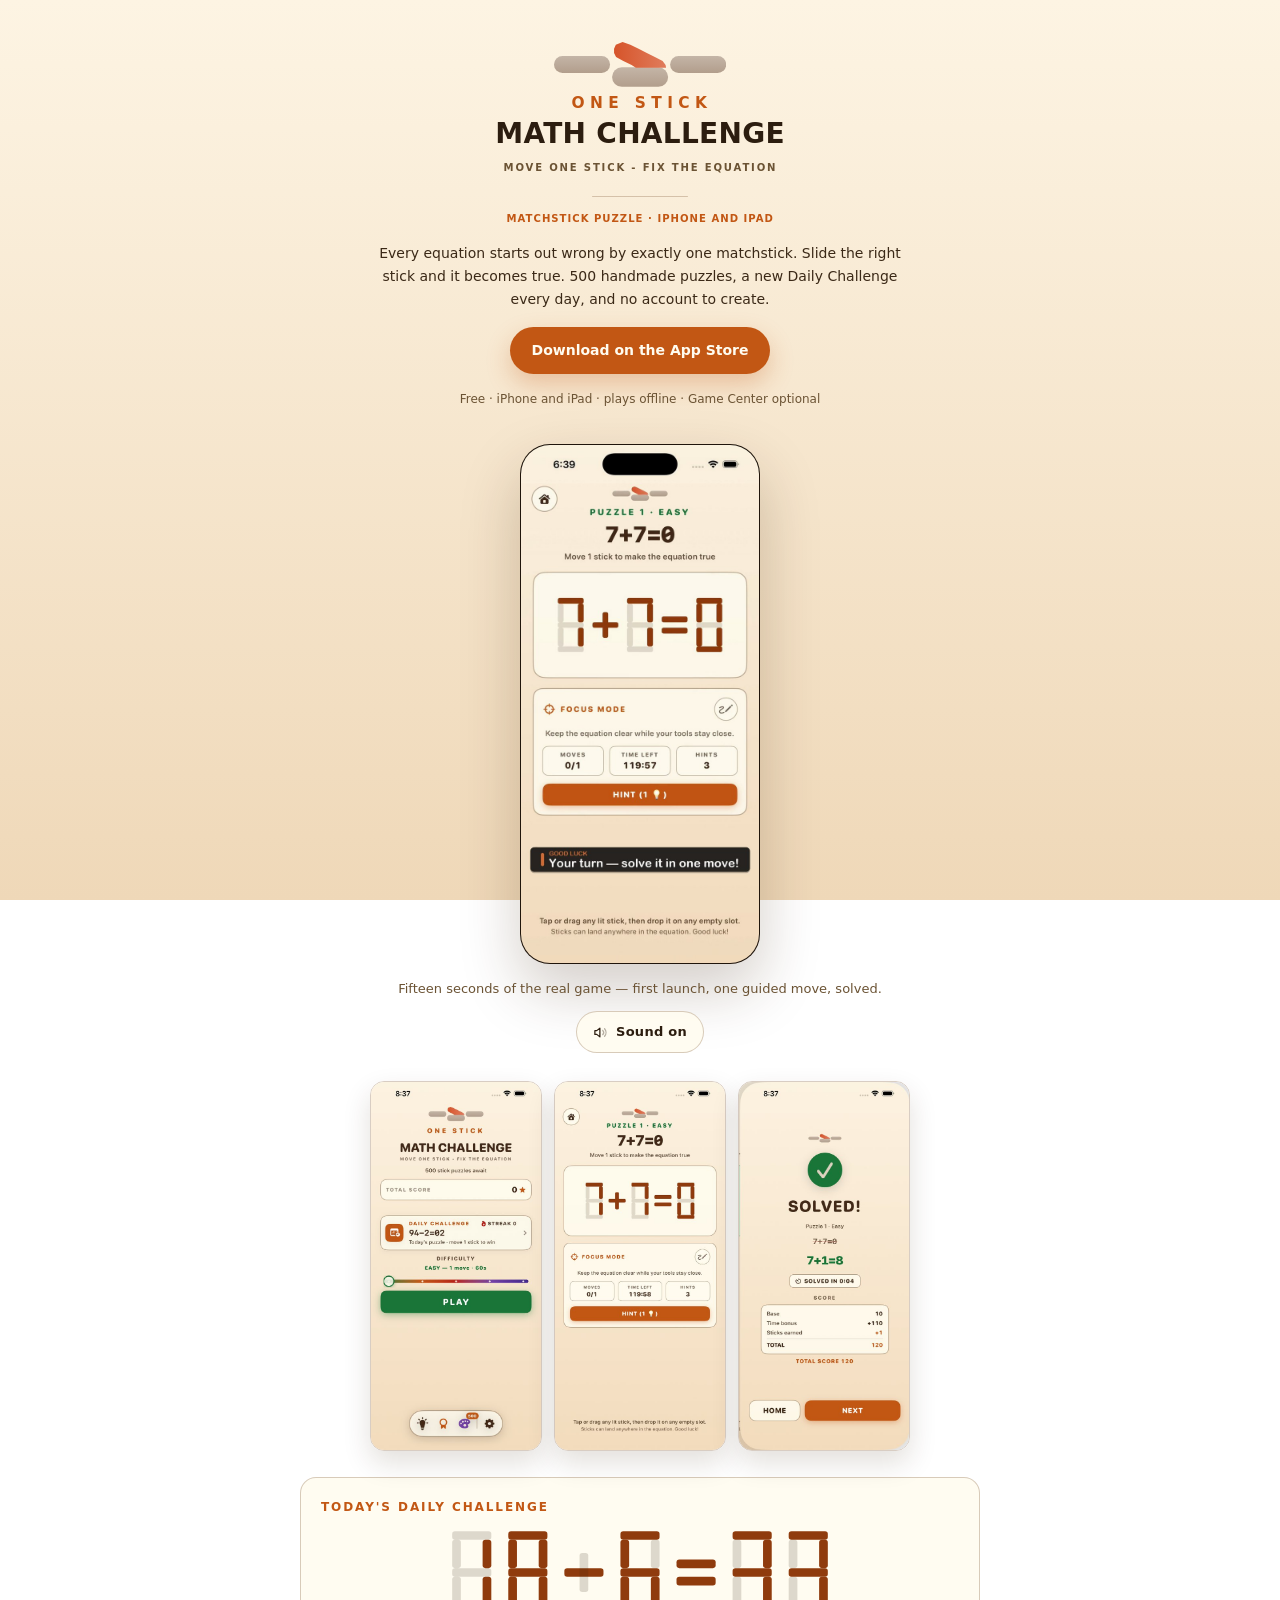
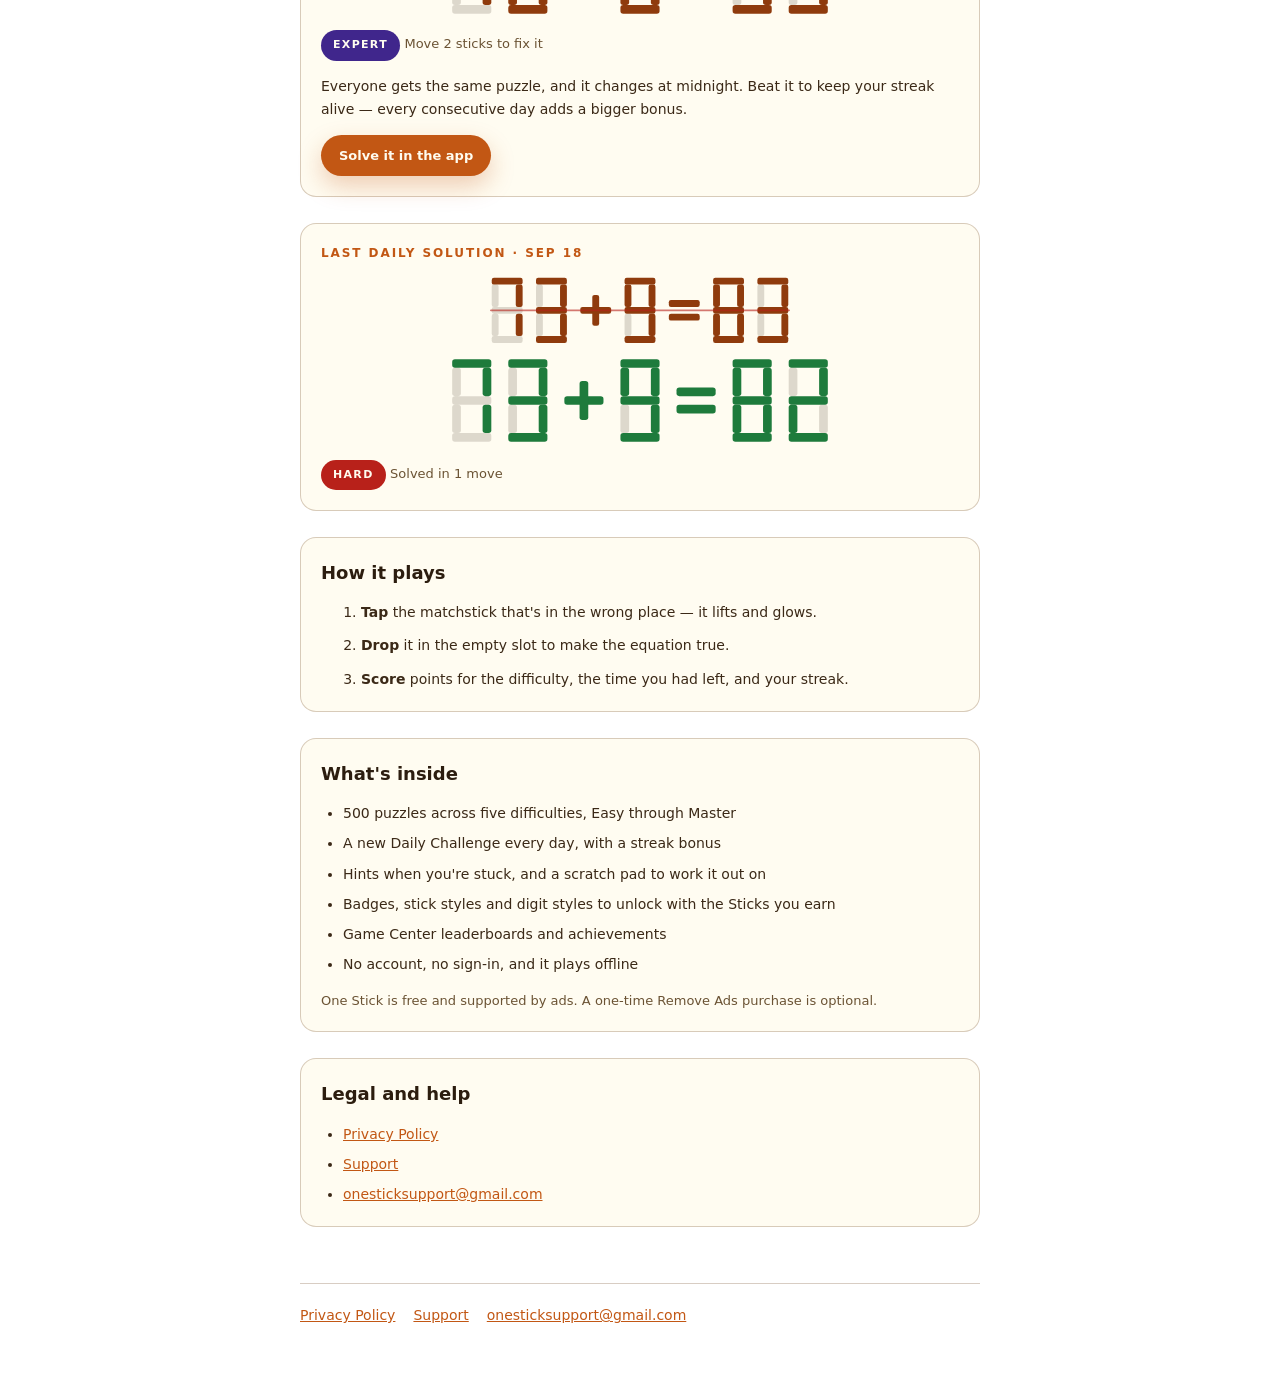
<file: index.html>
<!doctype html>
<html lang="en">
<head>
<meta charset="utf-8">
<meta name="viewport" content="width=device-width, initial-scale=1">
<title>One Stick — matchstick math puzzle for iPhone and iPad</title>
<link rel="stylesheet" href="./style.css?v=b8392061d5">
<meta name="description" content="Move one matchstick to fix the equation. 500 handmade puzzles, a new Daily Challenge every day, hints and a scratch pad when you need them, and no account to create. Free for iPhone and iPad.">
<meta name="theme-color" content="#FDF4E3">
<link rel="canonical" href="https://sngdesigns.github.io/">
<link rel="icon" href="icon.png" sizes="180x180">
<link rel="apple-touch-icon" href="icon.png">
<meta property="og:type" content="website">
<meta property="og:site_name" content="One Stick: Math Challenge">
<meta property="og:title" content="One Stick — matchstick math puzzle for iPhone and iPad">
<meta property="og:description" content="Move one matchstick to fix the equation. 500 handmade puzzles, a new Daily Challenge every day, hints and a scratch pad when you need them, and no account to create. Free for iPhone and iPad.">
<meta property="og:url" content="https://sngdesigns.github.io/">
<meta property="og:image" content="https://sngdesigns.github.io/og.png">
<meta name="twitter:card" content="summary_large_image">
</head>
<body>
<main>
  
  
<section class="hero">
  <div class="lockup">
    <svg class="mark" viewBox="0 0 688 179" height="32" role="presentation" aria-hidden="true"><defs><linearGradient id="wood" x1="0" y1="0" x2="0" y2="1"><stop offset="0" stop-color="#C4B5A7"/><stop offset="1" stop-color="#B29E8C"/></linearGradient><linearGradient id="flame" x1="240" y1="0" x2="448" y2="0" gradientUnits="userSpaceOnUse"><stop offset="0" stop-color="#D6542A"/><stop offset="1" stop-color="#E07C5C"/></linearGradient></defs><rect x="0" y="55.5" width="224" height="68" rx="34" fill="url(#wood)"/><rect x="464" y="55.5" width="224" height="68" rx="34" fill="url(#wood)"/><rect x="232" y="101" width="224" height="78" rx="39" fill="url(#wood)"/><polygon points="274.1,0.0 247.1,11.1 240.0,27.3 240.0,43.5 247.9,59.5 277.0,75.7 310.1,91.9 326.9,103.0 448.0,103.0 445.9,91.9 434.1,75.7 403.1,59.5 371.0,43.5 338.0,27.3 305.1,11.1" fill="url(#flame)"/></svg>
    <p class="lockup-top">One Stick</p>
    <h1 class="lockup-main">Math Challenge</h1>
    <p class="lockup-tag">Move one stick - fix the equation</p>
    <span class="lockup-rule" aria-hidden="true"></span>
    <p class="eyebrow">Matchstick puzzle · iPhone and iPad</p>
  </div>
  <p class="lede">Every equation starts out wrong by exactly one matchstick. Slide the
  right stick and it becomes true. 500 handmade puzzles, a new Daily Challenge every
  day, and no account to create.</p>
  <p><a class="button" href="https://apps.apple.com/app/id6807222681">Download on the App Store</a></p>
  <p class="meta">Free · iPhone and iPad · plays offline · Game Center optional</p>
</section>

<section class="preview">
  <div class="phone">
    <video src="preview-3d12c15082.mp4" poster="preview-poster-e6f0d81c77.jpg" width="240" height="520" muted loop autoplay playsinline preload="auto"
      aria-label="Fifteen seconds of the real game with a spoken voiceover: the first-launch lesson, one guided move, and a solved equation"></video>
  </div>
  <p class="caption">Fifteen seconds of the real game — first launch, one guided move, solved.</p>
  <button type="button" class="sound-toggle" aria-pressed="false" aria-label="Play the preview voiceover">
    <svg viewBox="0 0 24 24" fill="none" stroke="currentColor" stroke-width="2"
      stroke-linecap="round" stroke-linejoin="round" aria-hidden="true">
      <path d="M11 5 6 9H3v6h3l5 4z"/>
      <path class="waves" d="M15.5 8.5a5 5 0 0 1 0 7M18.5 6a9 9 0 0 1 0 12"/>
    </svg>
    <span class="sound-label">Sound on</span>
  </button>
</section>
<script>
  // A muted autoplay loop can be paused for us — some webviews and Low Power Mode
  // stop it and never restart, leaving a frozen frame in the hero. Nothing else on
  // the page can pause this clip (it has no controls), so resume whenever it stalls.
  (function () {
    var video = document.querySelector('.phone video');
    if (!video) return;
    var resume = function () {
      if (!document.hidden && video.paused) video.play().catch(function () {});
    };
    video.addEventListener('pause', resume);
    document.addEventListener('visibilitychange', resume);

    // Autoplay may only start silent, so the clip begins muted and the voiceover
    // is one click away. The button is the gesture browsers require.
    var toggle = document.querySelector('.sound-toggle');
    if (!toggle) return;
    var label = function () {
      var on = !video.muted;
      toggle.setAttribute('aria-pressed', on ? 'true' : 'false');
      toggle.querySelector('.sound-label').textContent = on ? 'Sound off' : 'Sound on';
      toggle.querySelector('.waves').style.opacity = on ? '1' : '0.35';
    };
    toggle.addEventListener('click', function () {
      video.muted = !video.muted;
      if (video.paused) video.play().catch(function () {});
      label();
    });
    label();
  })();
</script>

<section class="shots">
  <img src="shots/01-home.jpg" width="172" height="372" alt="The home screen with the Daily Challenge card" loading="lazy" decoding="async">
  <img src="shots/02-puzzle.jpg" width="172" height="372" alt="An Easy puzzle in Focus Mode" loading="lazy" decoding="async">
  <img src="shots/03-solved.jpg" width="172" height="372" alt="The solved sheet with the score breakdown" loading="lazy" decoding="async">
</section>

<section class="card daily hidden" id="daily">
  <p class="eyebrow">Today's Daily Challenge</p>
  <div class="daily-board" id="daily-equation"></div>
  <p><span class="chip" id="daily-difficulty">…</span>
  <span class="note" id="daily-moves"></span></p>
  <p>Everyone gets the same puzzle, and it changes at midnight. Beat it to keep your
  streak alive — every consecutive day adds a bigger bonus.</p>
  <p><a class="button small" href="https://apps.apple.com/app/id6807222681">Solve it in the app</a></p>
</section>
<section class="card solution hidden" id="solution">
  <p class="eyebrow" id="solution-title">Yesterday's solution</p>
  <div class="daily-board" id="solution-before"></div>
  <div class="daily-board" id="solution-after"></div>
  <p><span class="chip" id="solution-difficulty">…</span>
  <span class="note" id="solution-note"></span></p>
</section>
<script>
(function () {
  // The board, mirroring SegmentGeometry.swift and Digit.segmentMap: every
  // coordinate derives from the cell width, so one number sizes the whole row.
  var INSET = 0.05;      // SegmentGeometry.horizontalInsetRatio
  var THICK = 0.2;       // SegmentGeometry.thicknessRatio
  var GAP = 0.29;        // LayoutMetrics.equationCellSpacing / cell width
  var RX = 0.32;         // SegmentStick.styleCornerRadius, .classic
  // A=top, B=topRight, C=bottomRight, D=bottom, E=bottomLeft, F=topLeft, G=middle.
  var LIT = {
    '0': 'abcdef', '1': 'bc', '2': 'abdeg', '3': 'abcdg', '4': 'bcfg',
    '5': 'acdfg', '6': 'acdefg', '7': 'abc', '8': 'abcdefg', '9': 'abcdfg'
  };

  function cell(ch, W) {
    var H = W * 2, m = W * INSET, t = W * THICK, mid = H / 2 - t / 2;
    var out = [];
    function add(x, y, w, h, lit) { out.push([x, y, w, h, lit]); }
    if (LIT[ch]) {
      var slots = {
        a: [m, m, W - 2 * m, t],
        b: [W - m - t, m + t, t, mid - m - t],
        c: [W - m - t, mid + t, t, H - m - t - mid - t],
        d: [m, H - m - t, W - 2 * m, t],
        e: [m, mid + t, t, H - m - t - mid - t],
        f: [m, m + t, t, mid - m - t],
        g: [m, mid, W - 2 * m, t]
      };
      'abcdefg'.split('').forEach(function (k) {
        var r = slots[k];
        add(r[0], r[1], r[2], r[3], LIT[ch].indexOf(k) >= 0);
      });
    } else if (ch === '=') {
      // Locked: only the two bars, symmetric about the cell with a
      // one-thickness gap — SegmentGeometry.equalsBarRects.
      var top = (H - t * 3) / 2;
      add(m, top, W - 2 * m, t, true);
      add(m, top + t * 2, W - 2 * m, t, true);
    } else {
      // '+' and '-': the middle bar, plus the vertical only '+' lights. The
      // vertical is the same length as the bar, so '+' reads as two equal sticks.
      var len = W * (1 - 2 * INSET);
      add(m, mid, W - 2 * m, t, true);
      add((W - t) / 2, H / 2 - len / 2, t, len, ch === '+');
    }
    return out;
  }

  // opts.lit is the fill class for the sticks and opts.strike draws the
  // fail-coloured bar the game puts through an equation it has beaten.
  function board(equation, label, opts) {
    opts = opts || {};
    var W = 100, gap = W * GAP, chars = equation.split('');
    var width = chars.length * W + (chars.length - 1) * gap;
    var parts = '', x = 0;
    var litClass = opts.lit || 'lit';
    chars.forEach(function (ch) {
      cell(ch, W).forEach(function (p) {
        parts += '<rect x="' + (x + p[0]).toFixed(1) + '" y="' + p[1].toFixed(1) +
          '" width="' + p[2].toFixed(1) + '" height="' + p[3].toFixed(1) +
          '" rx="' + (W * THICK * RX).toFixed(1) + '" class="' +
          (p[4] ? litClass : 'unlit') + '"/>';
      });
      x += W + gap;
    });
    if (opts.strike) {
      var bar = W * 0.055;
      parts += '<rect class="strike" x="0" y="' + ((W * 2 - bar) / 2).toFixed(1) +
        '" width="' + width.toFixed(1) + '" height="' + bar.toFixed(1) +
        '" rx="' + (bar / 2).toFixed(1) + '"/>';
    }
    return '<svg viewBox="0 0 ' + width + ' ' + (W * 2) + '" role="img" ' +
      'aria-label="' + label + '">' + parts + '</svg>';
  }

  var now = new Date();
  var days = Math.round(
    (Date.UTC(now.getFullYear(), now.getMonth(), now.getDate()) - Date.UTC(2026, 0, 1))
    / 86400000);
  fetch('daily-puzzles.json').then(function (r) { return r.json(); }).then(function (pool) {
    if (!pool || !pool.length) return;
    var puzzle = pool[((days % pool.length) + pool.length) % pool.length];
    var chip = document.getElementById('daily-difficulty');
    var moves = 'Move ' + puzzle.moves +
      (puzzle.moves === 1 ? ' stick' : ' sticks') + ' to fix it';
    document.getElementById('daily-equation').innerHTML =
      board(puzzle.equation, puzzle.equation.split('').join(' ') + ' — ' + moves);
    document.getElementById('daily-moves').textContent = moves;
    chip.textContent = puzzle.difficulty;
    chip.style.background = {'easy':'#1E7B3C','medium':'#C25714','hard':'#B8211A','expert':'#40268C','master':'#7340A6'}[puzzle.difficulty] || chip.style.background;
    document.getElementById('daily').className = 'card daily';
  }).catch(function () {});
  // Yesterday's answer, from the day-by-day history the build wrote out. That file
  // only carries days that had already passed when the site was generated, so
  // today's answer is not on this page in any form. If the site is older than the
  // day it is showing, the date in the title says so rather than claiming to be
  // yesterday — and if the file has nothing to show, the card stays hidden.
  fetch('daily-solutions.json').then(function (r) { return r.json(); }).then(function (data) {
    if (!data || !data.days) return;
    var history = data.days;
    var yesterday = days - 1;
    var chosen = history[yesterday] ? yesterday : null;
    if (chosen === null) {
      Object.keys(history).forEach(function (key) {
        var day = parseInt(key, 10);
        if (day <= yesterday && (chosen === null || day > chosen)) chosen = day;
      });
    }
    if (chosen === null) return;
    var entry = history[chosen];
    var answer = (entry.solutions || [])[0];
    if (!answer) return;
    var when = new Date(2026, 0, 1);
    when.setDate(when.getDate() + chosen);
    var label = when.toLocaleDateString(undefined, { month: 'short', day: 'numeric' });
    var moves = 'Solved in ' + entry.moves + (entry.moves === 1 ? ' move' : ' moves');
    document.getElementById('solution-title').textContent =
      (chosen === yesterday ? "Yesterday's solution" : 'Last daily solution') + ' · ' + label;
    // Both boards are the game's own: the puzzle as it was dealt, struck through in
    // the fail colour like the solved sheet does, then the answer in solved green.
    document.getElementById('solution-before').innerHTML = board(
      entry.equation,
      entry.equation.split('').join(' ') + ' — the puzzle from ' + label + ', unsolved',
      { strike: true });
    document.getElementById('solution-after').innerHTML = board(
      answer,
      answer.split('').join(' ') + ' — the solved equation, ' + moves.toLowerCase(),
      { lit: 'resolved' });
    document.getElementById('solution-note').textContent = moves;
    var chip = document.getElementById('solution-difficulty');
    chip.textContent = entry.difficulty;
    chip.style.background = {'easy':'#1E7B3C','medium':'#C25714','hard':'#B8211A','expert':'#40268C','master':'#7340A6'}[entry.difficulty] || chip.style.background;
    document.getElementById('solution').className = 'card solution';
  }).catch(function () {});
})();
</script>

<section class="card">
  <h2>How it plays</h2>
  <ol class="how">
    <li><strong>Tap</strong> the matchstick that's in the wrong place — it lifts and glows.</li>
    <li><strong>Drop</strong> it in the empty slot to make the equation true.</li>
    <li><strong>Score</strong> points for the difficulty, the time you had left, and your streak.</li>
  </ol>
</section>

<section class="card">
  <h2>What's inside</h2>
  <ul>
    <li>500 puzzles across five difficulties, Easy through Master</li>
    <li>A new Daily Challenge every day, with a streak bonus</li>
    <li>Hints when you're stuck, and a scratch pad to work it out on</li>
    <li>Badges, stick styles and digit styles to unlock with the Sticks you earn</li>
    <li>Game Center leaderboards and achievements</li>
    <li>No account, no sign-in, and it plays offline</li>
  </ul>
  <p class="note">One Stick is free and supported by ads. A one-time Remove Ads
  purchase is optional.</p>
</section>

<section class="card">
  <h2>Legal and help</h2>
  <ul>
    <li><a href="privacy/">Privacy Policy</a></li>
    <li><a href="support/">Support</a></li>
    <li><a href="mailto:onesticksupport@gmail.com">onesticksupport@gmail.com</a></li>
  </ul>
</section>
  <footer>
    <a href="./privacy/">Privacy Policy</a>
    <a href="./support/">Support</a>
    <a href="mailto:onesticksupport@gmail.com">onesticksupport@gmail.com</a>
  </footer>
</main>
</body>
</html>
</file>
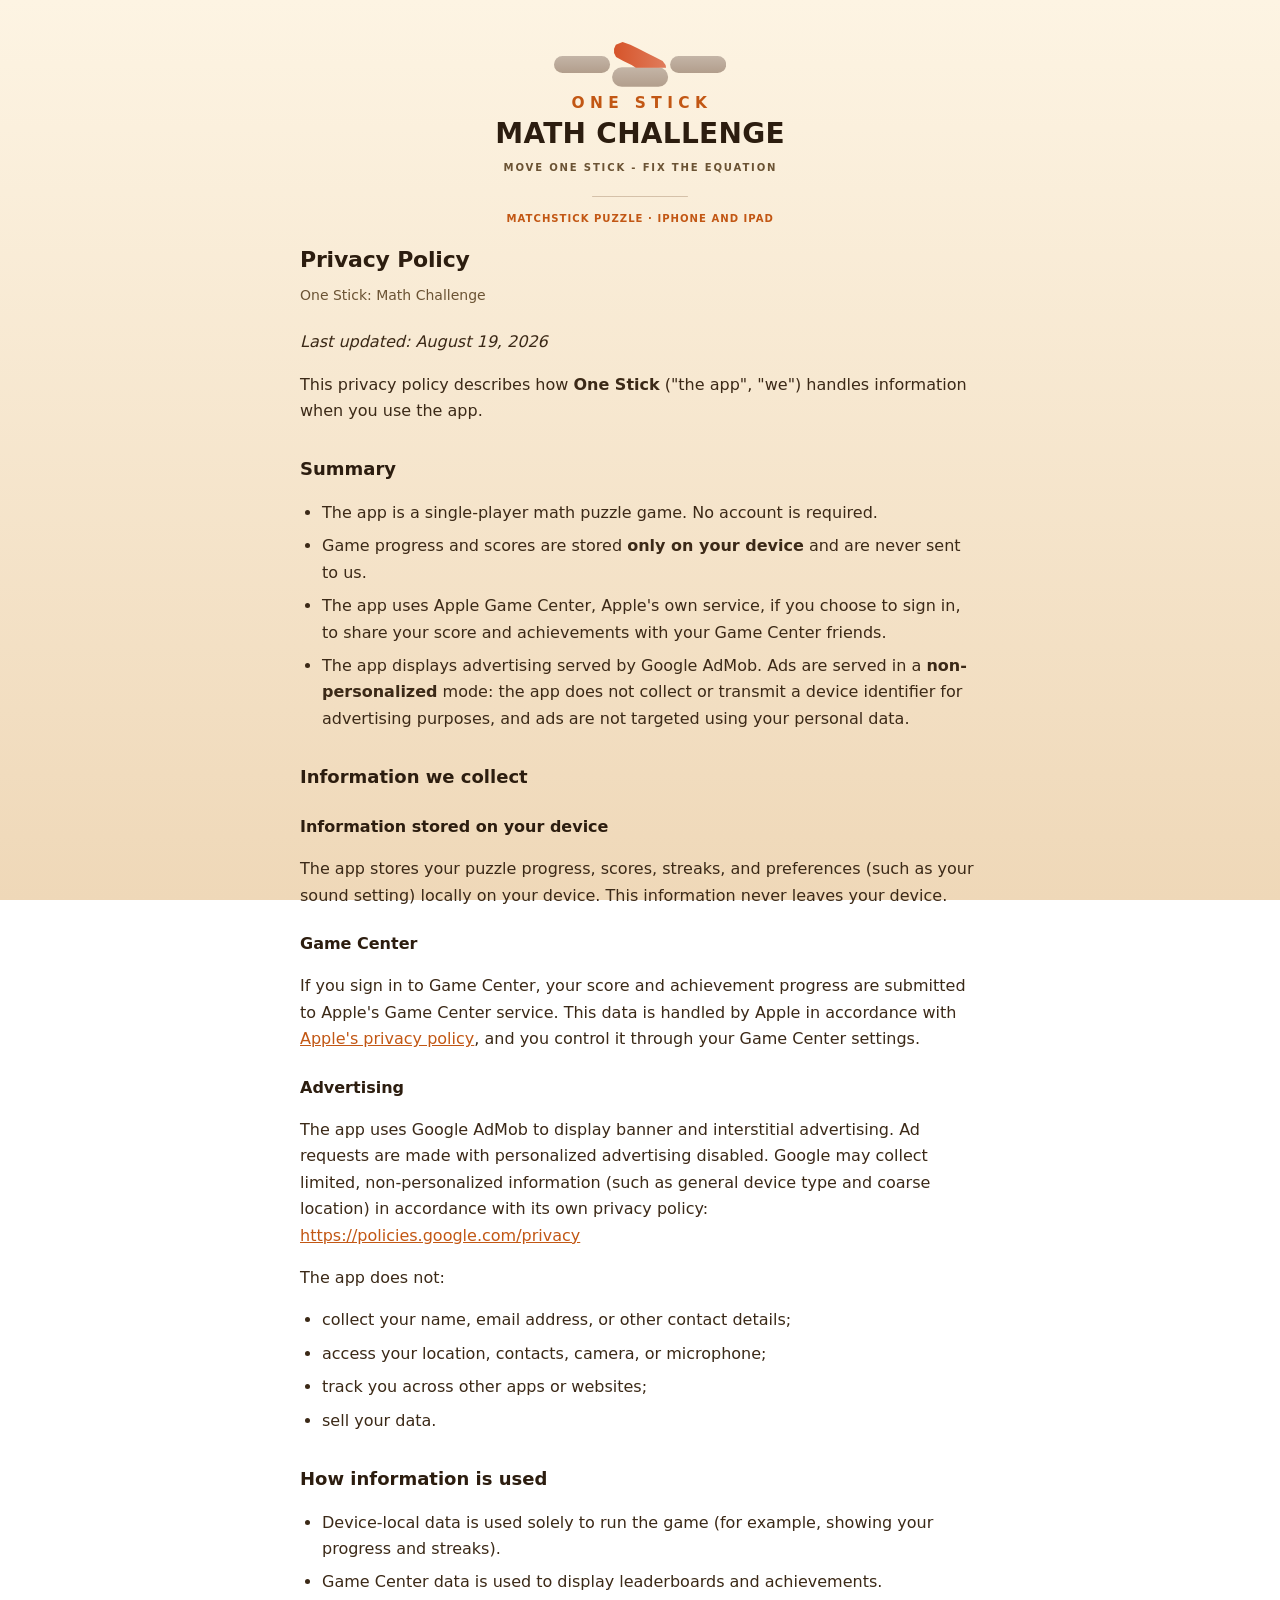
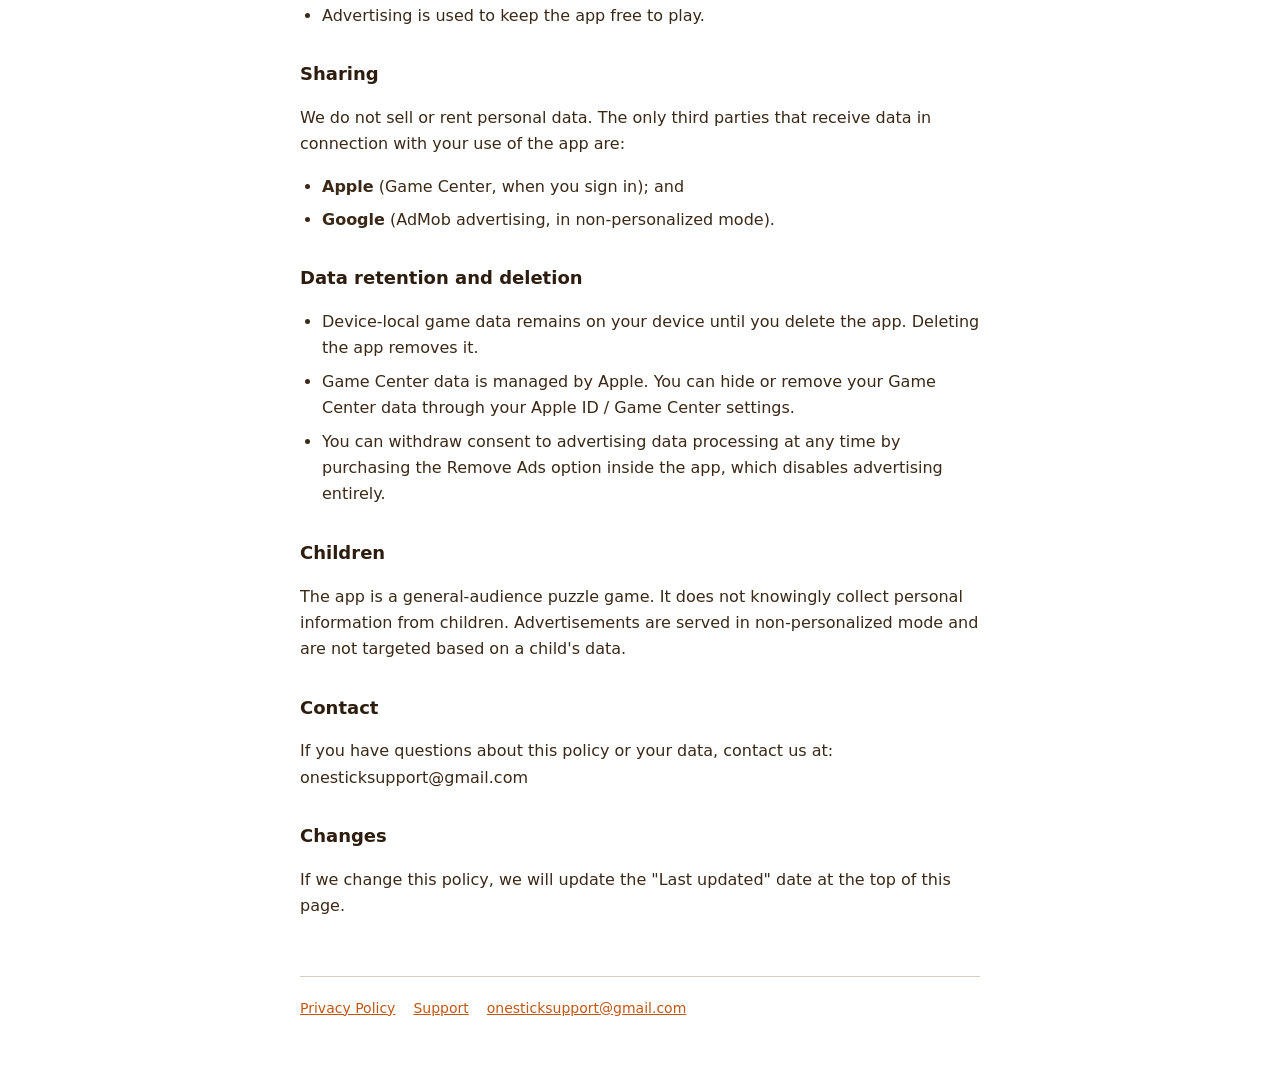
<file: privacy/index.html>
<!doctype html>
<html lang="en">
<head>
<meta charset="utf-8">
<meta name="viewport" content="width=device-width, initial-scale=1">
<title>Privacy Policy</title>
<link rel="stylesheet" href="../style.css?v=b8392061d5">
</head>
<body>
<main>
  <a class="lockup-link" href="../"
     aria-label="One Stick: Math Challenge — back to the home page">
  <div class="lockup">
    <svg class="mark" viewBox="0 0 688 179" height="32" role="presentation" aria-hidden="true"><defs><linearGradient id="wood" x1="0" y1="0" x2="0" y2="1"><stop offset="0" stop-color="#C4B5A7"/><stop offset="1" stop-color="#B29E8C"/></linearGradient><linearGradient id="flame" x1="240" y1="0" x2="448" y2="0" gradientUnits="userSpaceOnUse"><stop offset="0" stop-color="#D6542A"/><stop offset="1" stop-color="#E07C5C"/></linearGradient></defs><rect x="0" y="55.5" width="224" height="68" rx="34" fill="url(#wood)"/><rect x="464" y="55.5" width="224" height="68" rx="34" fill="url(#wood)"/><rect x="232" y="101" width="224" height="78" rx="39" fill="url(#wood)"/><polygon points="274.1,0.0 247.1,11.1 240.0,27.3 240.0,43.5 247.9,59.5 277.0,75.7 310.1,91.9 326.9,103.0 448.0,103.0 445.9,91.9 434.1,75.7 403.1,59.5 371.0,43.5 338.0,27.3 305.1,11.1" fill="url(#flame)"/></svg>
    <p class="lockup-top">One Stick</p>
    <p class="lockup-main">Math Challenge</p>
    <p class="lockup-tag">Move one stick - fix the equation</p>
    <span class="lockup-rule" aria-hidden="true"></span>
    <p class="eyebrow">Matchstick puzzle · iPhone and iPad</p>
  </div>
  </a>
  <h1>Privacy Policy</h1>
  <p class="subtitle">One Stick: Math Challenge</p>
<p><em>Last updated: August 19, 2026</em></p>
<p>This privacy policy describes how <strong>One Stick</strong> ("the app", "we") handles information when you use the app.</p>
<h2>Summary</h2>
<ul>
<li>The app is a single-player math puzzle game. No account is required.</li>
<li>Game progress and scores are stored <strong>only on your device</strong> and are never sent to us.</li>
<li>The app uses Apple Game Center, Apple's own service, if you choose to sign in, to share your score and achievements with your Game Center friends.</li>
<li>The app displays advertising served by Google AdMob. Ads are served in a <strong>non-personalized</strong> mode: the app does not collect or transmit a device identifier for advertising purposes, and ads are not targeted using your personal data.</li>
</ul>
<h2>Information we collect</h2>
<h3>Information stored on your device</h3>
<p>The app stores your puzzle progress, scores, streaks, and preferences (such as your sound setting) locally on your device. This information never leaves your device.</p>
<h3>Game Center</h3>
<p>If you sign in to Game Center, your score and achievement progress are submitted to Apple's Game Center service. This data is handled by Apple in accordance with <a href="https://www.apple.com/legal/privacy/">Apple's privacy policy</a>, and you control it through your Game Center settings.</p>
<h3>Advertising</h3>
<p>The app uses Google AdMob to display banner and interstitial advertising. Ad requests are made with personalized advertising disabled. Google may collect limited, non-personalized information (such as general device type and coarse location) in accordance with its own privacy policy: <a href="https://policies.google.com/privacy">https://policies.google.com/privacy</a></p>
<p>The app does not:</p>
<ul>
<li>collect your name, email address, or other contact details;</li>
<li>access your location, contacts, camera, or microphone;</li>
<li>track you across other apps or websites;</li>
<li>sell your data.</li>
</ul>
<h2>How information is used</h2>
<ul>
<li>Device-local data is used solely to run the game (for example, showing your progress and streaks).</li>
<li>Game Center data is used to display leaderboards and achievements.</li>
<li>Advertising is used to keep the app free to play.</li>
</ul>
<h2>Sharing</h2>
<p>We do not sell or rent personal data. The only third parties that receive data in connection with your use of the app are:</p>
<ul>
<li><strong>Apple</strong> (Game Center, when you sign in); and</li>
<li><strong>Google</strong> (AdMob advertising, in non-personalized mode).</li>
</ul>
<h2>Data retention and deletion</h2>
<ul>
<li>Device-local game data remains on your device until you delete the app. Deleting the app removes it.</li>
<li>Game Center data is managed by Apple. You can hide or remove your Game Center data through your Apple ID / Game Center settings.</li>
<li>You can withdraw consent to advertising data processing at any time by purchasing the Remove Ads option inside the app, which disables advertising entirely.</li>
</ul>
<h2>Children</h2>
<p>The app is a general-audience puzzle game. It does not knowingly collect personal information from children. Advertisements are served in non-personalized mode and are not targeted based on a child's data.</p>
<h2>Contact</h2>
<p>If you have questions about this policy or your data, contact us at: onesticksupport@gmail.com</p>
<h2>Changes</h2>
<p>If we change this policy, we will update the "Last updated" date at the top of this page.</p>
  <footer>
    <a href="../privacy/">Privacy Policy</a>
    <a href="../support/">Support</a>
    <a href="mailto:onesticksupport@gmail.com">onesticksupport@gmail.com</a>
  </footer>
</main>
</body>
</html>
</file>
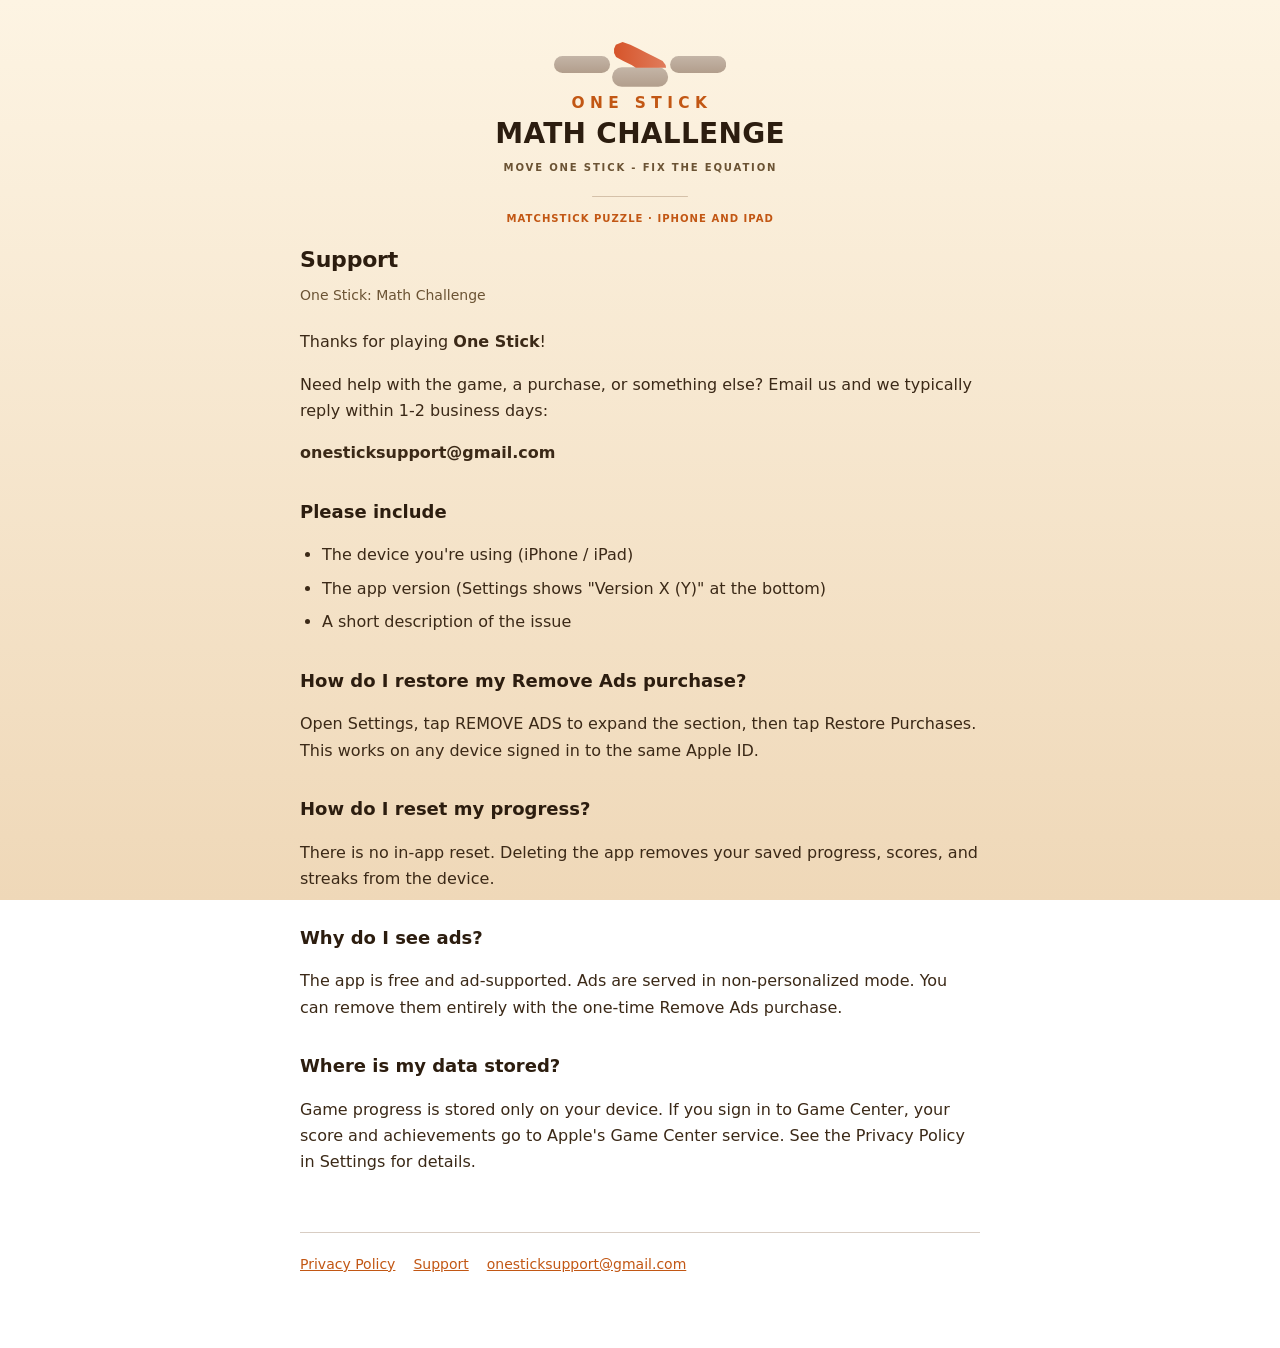
<file: support/index.html>
<!doctype html>
<html lang="en">
<head>
<meta charset="utf-8">
<meta name="viewport" content="width=device-width, initial-scale=1">
<title>Support</title>
<link rel="stylesheet" href="../style.css?v=b8392061d5">
</head>
<body>
<main>
  <a class="lockup-link" href="../"
     aria-label="One Stick: Math Challenge — back to the home page">
  <div class="lockup">
    <svg class="mark" viewBox="0 0 688 179" height="32" role="presentation" aria-hidden="true"><defs><linearGradient id="wood" x1="0" y1="0" x2="0" y2="1"><stop offset="0" stop-color="#C4B5A7"/><stop offset="1" stop-color="#B29E8C"/></linearGradient><linearGradient id="flame" x1="240" y1="0" x2="448" y2="0" gradientUnits="userSpaceOnUse"><stop offset="0" stop-color="#D6542A"/><stop offset="1" stop-color="#E07C5C"/></linearGradient></defs><rect x="0" y="55.5" width="224" height="68" rx="34" fill="url(#wood)"/><rect x="464" y="55.5" width="224" height="68" rx="34" fill="url(#wood)"/><rect x="232" y="101" width="224" height="78" rx="39" fill="url(#wood)"/><polygon points="274.1,0.0 247.1,11.1 240.0,27.3 240.0,43.5 247.9,59.5 277.0,75.7 310.1,91.9 326.9,103.0 448.0,103.0 445.9,91.9 434.1,75.7 403.1,59.5 371.0,43.5 338.0,27.3 305.1,11.1" fill="url(#flame)"/></svg>
    <p class="lockup-top">One Stick</p>
    <p class="lockup-main">Math Challenge</p>
    <p class="lockup-tag">Move one stick - fix the equation</p>
    <span class="lockup-rule" aria-hidden="true"></span>
    <p class="eyebrow">Matchstick puzzle · iPhone and iPad</p>
  </div>
  </a>
  <h1>Support</h1>
  <p class="subtitle">One Stick: Math Challenge</p>
<p>Thanks for playing <strong>One Stick</strong>!</p>
<p>Need help with the game, a purchase, or something else? Email us and we typically reply within 1-2 business days:</p>
<p><strong>onesticksupport@gmail.com</strong></p>
<h2>Please include</h2>
<ul>
<li>The device you're using (iPhone / iPad)</li>
<li>The app version (Settings shows "Version X (Y)" at the bottom)</li>
<li>A short description of the issue</li>
</ul>
<h2>How do I restore my Remove Ads purchase?</h2>
<p>Open Settings, tap REMOVE ADS to expand the section, then tap Restore Purchases. This works on any device signed in to the same Apple ID.</p>
<h2>How do I reset my progress?</h2>
<p>There is no in-app reset. Deleting the app removes your saved progress, scores, and streaks from the device.</p>
<h2>Why do I see ads?</h2>
<p>The app is free and ad-supported. Ads are served in non-personalized mode. You can remove them entirely with the one-time Remove Ads purchase.</p>
<h2>Where is my data stored?</h2>
<p>Game progress is stored only on your device. If you sign in to Game Center, your score and achievements go to Apple's Game Center service. See the Privacy Policy in Settings for details.</p>
  <footer>
    <a href="../privacy/">Privacy Policy</a>
    <a href="../support/">Support</a>
    <a href="mailto:onesticksupport@gmail.com">onesticksupport@gmail.com</a>
  </footer>
</main>
</body>
</html>
</file>
<file: style.css>
/* Shared styling for the SNG Designs site. Mirrors the app's Ceramic palette. */
:root {
  --background-top: #FDF4E3;
  --background-bottom: #EFD8B8;
  --ink: #2C1D0F;
  --body: #3B2917;
  --muted: #6B5334;
  --accent: #C25714;
  /* Theme.segmentColor in the app's light/Ceramic mode — the stick the puzzle
     is drawn with, which the daily board below reuses verbatim. */
  --stick: #8F3B0D;
  --card: rgba(255, 252, 240, 0.88);
  --border: rgba(115, 77, 41, 0.28);
  /* Theme.successStick / Theme.failStick, light mode — the solved green and the
     strike the game puts through a puzzle it has just beaten. */
  --success: #1E7B3C;
  --fail: #B8211A;
}
* { box-sizing: border-box; }
body {
  margin: 0;
  padding: 40px 20px 72px;
  background: linear-gradient(var(--background-top), var(--background-bottom));
  background-attachment: fixed;
  color: var(--ink);
  font: 16px/1.65 -apple-system, "SF Pro Text", system-ui, sans-serif;
  -webkit-text-size-adjust: 100%;
}
main { max-width: 680px; margin: 0 auto; }
a { color: var(--accent); }
/* Every page carries the same centred lockup, so on the legal pages the lockup
   is made a link back to the landing page — the mark is the way home. */
a.lockup-link { display: block; text-decoration: none; color: inherit; }

.mark { display: block; }
/* One type scale, anchored to the 24 px brand line in the lockup and the 16 px
   body: 22 page title, 18 section, 16 subsection, 14 supporting, 13 meta, 12 and
   10 for the tracked kickers. Every heading stays inside the brand's size, so
   nothing on a page out-shouts the identity block above it — and the steps are
   3 px apart rather than the old 30/20/17, where a subsection sat 1 px off body
   text while the page title towered over the mark. */
h1 { font-size: 22px; letter-spacing: -0.2px; margin: 0 0 6px; }
h2 { font-size: 18px; margin: 30px 0 8px; }
h3 { font-size: 16px; font-weight: 800; margin: 22px 0 6px; }
p, li { color: var(--body); }
ul { padding-left: 22px; }
li { margin-bottom: 7px; }
.subtitle { color: var(--muted); font-size: 14px; margin: 0 0 22px; }
.card {
  background: var(--card); border: 1px solid var(--border);
  border-radius: 16px; padding: 20px; margin: 26px 0;
  /* Panel copy is the same 14 px as the hero's lede, so the intro paragraph and
     the cards below it agree. The kickers, chips and headings inside a card set
     their own sizes, so this only moves the prose. */
  font-size: 14px;
}
/* A card's outermost children drop their outside margin so its padding *is* the
   gap: h2's 30 px top margin inside a 20 px card was opening a hole above the
   first heading that nothing filled. */
.card > :first-child { margin-top: 0; }
.card > :last-child { margin-bottom: 0; }
/* …including a list's final item, whose own margin would otherwise push the
   card's bottom edge out. Scoped to .card so it outranks the per-list rules
   further down (.how li). */
.card li:last-child { margin-bottom: 0; }
.lede { font-size: 14px; }
footer {
  margin-top: 56px; padding-top: 20px; border-top: 1px solid var(--border);
  display: flex; flex-wrap: wrap; gap: 18px; font-size: 14px;
}

/* Landing page. */
.eyebrow {
  text-transform: uppercase; letter-spacing: 0.16em;
  font-size: 12px; font-weight: 800; color: var(--accent); margin: 0 0 10px;
}
/* The hero repeats the game's own lockup, centred and stacked: the mark, then
   ONE STICK, MATH CHALLENGE and the tagline. Everything but MATH CHALLENGE is
   sized in em of it, so the whole stack scales from one font-size (the
   narrow-phone rule below changes that single value). */
.hero { text-align: center; }
/* The stack is a fixed size, stepped at two viewport heights. It used to be
   `min(28px, 3.2vh)`, which made the whole hero breathe with the window: only a
   875 px tall viewport got the intended 28 px, a 660 px one got 21.1 px, and a
   phone on its side got 12.5 px. Fixed px means the hero looks the same at every
   window of a given size class. The height steps exist because a short window, or
   a phone lying on its side, cannot give the hero 368 px of a 390 px fold and
   still leave the preview visible beneath it. Measured: 28 px at 1440x900 and
   1024x1366; 24 px at 1440x768, 1440x660 and 1280x600; 20 px at 844x390 and
   667x375. The narrow-phone rule at the end of the sheet overrides these steps, so
   a 390 px wide phone stays 23 px whatever its height. */
.lockup {
  display: flex; flex-direction: column; align-items: center; gap: 0.28em;
  font-size: 28px; line-height: 1.1; margin: 2px 0 18px;
}
/* Discrete steps, not a continuous shrink. Declared before the narrow-phone rule
   below so that width wins for phones: a 375x667 phone is 23 px, not 24. */
@media (max-height: 700px) {
  .lockup { font-size: 24px; }
}
@media (max-height: 460px) {
  .lockup { font-size: 20px; }
}
/* The mark's canvas is centred on its stick row, so it needs no optical offset. */
.lockup .mark { height: 1.6em; width: auto; }
/* letter-spacing adds its unit after the last character, which drags centred
   text half a unit left; the matching half-unit indent recentres it. */
.lockup-top {
  font-size: 0.55em; font-weight: 800; letter-spacing: 0.35em;
  text-transform: uppercase; color: var(--accent); margin: 0;
  /* slightly more than half the tracking: the first glyph's left side bearing
     eats into the compensation, and this is the widest tracking in the lockup */
  text-indent: 0.25em;
}
.lockup-main {
  font-size: 1em; font-weight: 900; letter-spacing: 0.01em;
  text-transform: uppercase; color: var(--ink); margin: 0;
  text-indent: 0.005em;
}
.lockup-tag {
  font-size: 0.36em; font-weight: 800; letter-spacing: 0.18em;
  text-transform: uppercase; color: var(--muted); text-indent: 0.09em;
  /* the two margins below are in the child's font-size, so they add to the gap */
  margin: 0.35em 0 0;
}
/* A hairline rule closes the lockup before the platform line, in the same 1px
   --border the cards and footer use. Sized in em of the lockup, so it scales
   with the stack like everything above it. */
.lockup-rule {
  width: 3.4em; height: 1px; border-radius: 999px;
  background: var(--border); margin-top: 0.55em;
}
/* The platform line is a supporting line, so it sits a touch under the title's
   width (10 px + 0.1 em tracking lands within a few px of it) rather than
   being the widest thing in the stack. Scoped to .lockup, not .hero: the legal
   pages carry the same lockup without a .hero around it, and they must not fall
   back to the larger generic .eyebrow the daily card uses. */
/* Sized in em of the lockup, not in px. A fixed size drifted: when the stack came
   down, the platform line stopped coming down with it and ended up 29 px *wider*
   than the title on desktop and 65 px wider on a phone — the exact "supporting
   line out-shouts the brand" problem the scale was introduced to fix. At 0.36em it
   tracks the title to within ~2% at every size, on all three pages. */
.lockup .eyebrow {
  margin: 0.8em 0 0; font-size: 0.36em; letter-spacing: 0.1em;
  text-indent: 0.05em; line-height: 1.1;
}
.hero .lede { max-width: 38em; margin: 12px auto; }
.hero .meta { margin: 10px 0 0; font-size: 12px; }
.button {
  display: inline-flex; align-items: center; gap: 10px;
  background: var(--accent); color: #FFFCF0; text-decoration: none;
  font-weight: 800; font-size: 14px; padding: 12px 22px; border-radius: 999px;
  box-shadow: 0 10px 24px rgba(194, 87, 20, 0.28);
}
.button.small { font-size: 13px; padding: 10px 18px; }
.meta { font-size: 13px; color: var(--muted); margin: 14px 0 0; }
.preview { display: flex; flex-direction: column; align-items: center; margin: 34px 0 4px; }
/* Sized from the viewport height, not the width: the capture is 886 x 1920, so a
   width-driven size made it ~650 px tall and swallowed the whole fold on both a
   phone and a desktop. Height cap keeps it under two thirds of the viewport and
   the intrinsic ratio sets the width. */
.phone {
  height: min(62vh, 520px); width: auto; aspect-ratio: 886 / 1920;
  border-radius: 30px; overflow: hidden;
  border: 1px solid var(--border); background: #000;
  box-shadow: 0 26px 60px rgba(60, 34, 10, 0.22);
}
.phone video { display: block; width: 100%; height: 100%; object-fit: cover; }
.caption { font-size: 13px; color: var(--muted); margin: 14px 0 0; text-align: center; }
/* The clip autoplays muted (browsers block an unmuted start), so the voiceover
   needs a gesture: this is it, and it is the only way to hear the narration. */
.sound-toggle {
  display: inline-flex; align-items: center; gap: 8px; margin: 12px 0 0;
  font: inherit; font-size: 13px; font-weight: 800; letter-spacing: .02em;
  color: var(--ink); background: var(--card); cursor: pointer;
  border: 1px solid var(--border); border-radius: 999px; padding: 9px 16px;
}
.sound-toggle:hover, .sound-toggle:focus-visible { border-color: var(--accent); color: var(--accent); }
.sound-toggle svg { width: 15px; height: 15px; display: block; }
.shots {
  display: grid; grid-template-columns: repeat(3, minmax(0, 1fr)); gap: 12px;
  max-width: 540px; margin: 28px auto 4px;
}
.shots img {
  width: 100%; height: auto; display: block; border-radius: 14px;
  border: 1px solid var(--border); box-shadow: 0 12px 28px rgba(60, 34, 10, 0.14);
}
.daily.hidden { display: none; }
/* The daily equation is drawn the way the game draws it: the same seven-segment
   sticks, from SegmentGeometry.swift. Lit sticks take the app's stick color and
   the empty slots the ink at 16%, exactly as SegmentStick renders them, so the
   card reads like the puzzle screen. The board is an SVG in cell units, so it
   scales to the card without measuring anything. */
.daily-board { margin: 12px 0 14px; }
.daily-board svg { display: block; width: 100%; max-width: 380px; height: auto; margin: 0 auto; }
.daily-board .lit { fill: var(--stick); }
.daily-board .unlit { fill: rgba(44, 29, 15, 0.16); }
/* The answer card is the game's own solved sheet, not a diagram of one: the same
   board renderer as the daily card draws both equations, the puzzle keeps the
   real stick colour with the fail-coloured strike the app puts through it, and the
   answer takes the solved green. Nothing here is dimmed or invented — an earlier
   pass faded the puzzle to 50% behind a decorative arrow, which read as a mockup
   because no such treatment exists anywhere in the game. */
.solution.hidden { display: none; }
.solution .daily-board { margin: 12px 0 0; }
.solution .daily-board + p { margin-top: 16px; }
/* Same hierarchy as the solved sheet, where the beaten equation is set smaller
   than the answer that replaced it. */
.solution #solution-before svg { max-width: 300px; }
.solution #solution-after svg { max-width: 380px; }
.daily-board .resolved { fill: var(--success); }
.daily-board .strike { fill: var(--fail); opacity: 0.6; }
.chip {
  display: inline-block; font-size: 11px; font-weight: 900; letter-spacing: 0.12em;
  text-transform: uppercase; color: #FFFCF0; padding: 6px 12px;
  border-radius: 999px; background: var(--accent);
}
.how li { margin-bottom: 10px; }
.note { font-size: 13px; color: var(--muted); }
@media (max-width: 520px) {
  /* Declared last on purpose: a narrow phone keeps this fixed size whatever its
     height, so the height steps above never apply to a phone in portrait. */
  .lockup { font-size: 23px; }
  /* The brand line drops to 20 px on a narrow screen, so the page title follows
     it down: a 22 px title over a 20 px lockup was the same out-of-scale the
     desktop rules just fixed. */
  h1 { font-size: 20px; }
  .shots { gap: 8px; }
}
</file>
